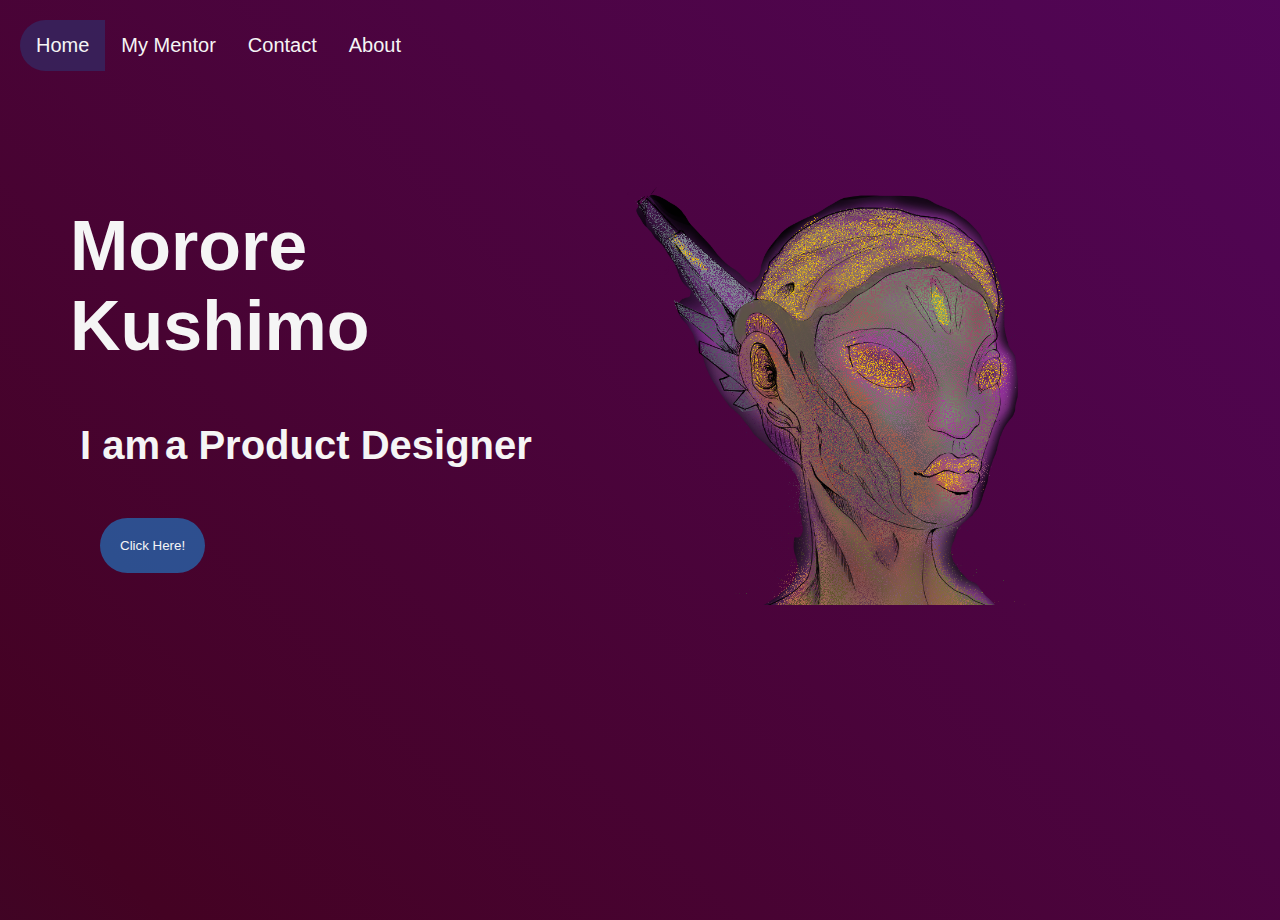
<file: My-Portfolio/index.html>
<!DOCTYPE html>
<html lang="en">
<head>
    <meta charset="UTF-8">
    <meta http-equiv="X-UA-Compatible" content="IE=edge">
    <meta name="viewport" content="width=device-width, initial-scale=1.0">
    <title>Portfolio-Site</title>
    <link rel="stylesheet" href="style.css">
    
</head>
<body>
 <!--Nav-Bar-->
<div class="Nav">
  <ul>
    <li><a class="active" href="index.html">Home</a></li>
    <li><a href="Mentor.html">My Mentor</a></li>
    <li><a href="Contact.html">Contact</a></li>
    <li><a href="About.html">About</a></li>
  </ul>
</div>
<!--Social-Bar-->
<div class="soc">
  <ul>
    <li><a href="#"><i class="fab fa-instagram"></i></a></li>
    <li><a href="#"><i class="fab fa-linkedin-in"></i></a></li>
    <li><a href="#"><i class="fab fa-github"></i></a></li>
    <li><a href="#"><i class="fab fa-youtube"></i></a></li>
 </ul>
</div>

<!--Top-Section-->
<div class="hero-sect">
 <div class="left-col">
       <h1>Morore Kushimo</h1>
       <h3 id="switch">I am<span> </span></h3>
     <a href="About.html"><button class="cta">Click Here!</button></a>
 </div>
 <div class="right-col">
   <img src="Images/AAA.png" alt="Alien Image" width="700">
 </div>
</div>

<!--Projects....-->


</body>
</html>
</file>
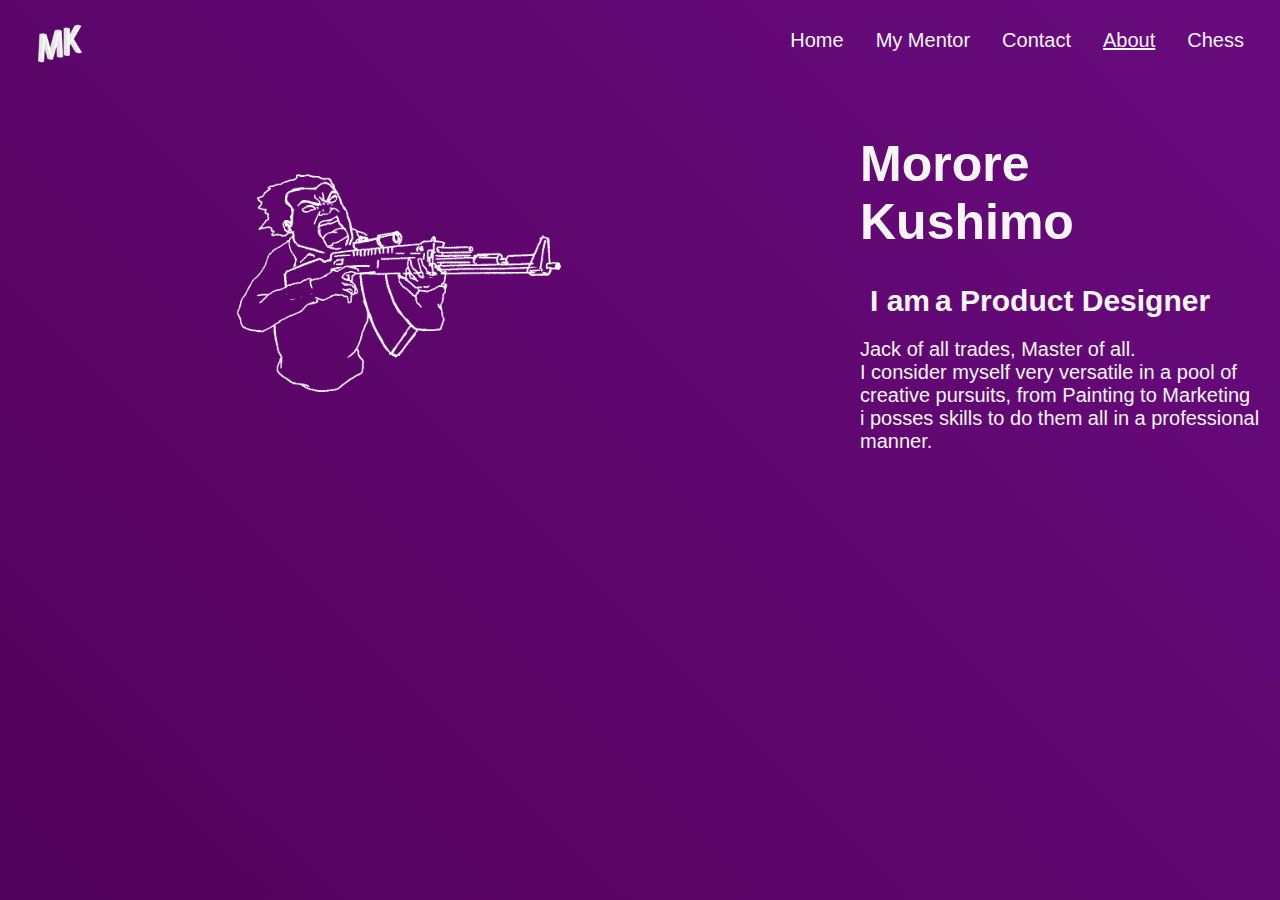
<file: About.html>
<!DOCTYPE html>
<html lang="en">
<head>
    <meta charset="UTF-8">
    <meta http-equiv="X-UA-Compatible" content="IE=edge">
    <meta name="viewport" content="width=device-width, initial-scale=1.0">
    <title>Document</title>
    <link rel="stylesheet" href="styles/style.css">
    <link rel="stylesheet" href="styles/components.css"> 
</head>
<body>
 <!--Nav-Bar-->
 <div class="Nav">
  <a class="logo" href="index.html"><img src="Images/Logo.png" alt="Logo" width="80px"></a>
  <ul>
    <li><a href="index.html">Home</a></li>
    <li><a href="Mentor.html">My Mentor</a></li>
    <li><a href="Contact.html">Contact</a></li>
    <li><a class="active" href="About.html">About</a></li>
    <li><a href="chess.html">Chess</a></li>
  </ul>
</div>

<div class="top-section">

  <div class="right-col-1">
    <img src="Images/Animation.gif" alt="Gun animation" width="800">
  </div>
  
  <div class="left-col">
    <h1>Morore Kushimo</h1>
    <h3 id="switch">I am<span></span></h3>
    <p class="intro">Jack of all trades, Master of all. <br>
       I consider myself very versatile in a pool of creative pursuits, from Painting to Marketing <br>
       i posses skills to do them all in a professional manner.</p>
  </div>

</div>

</body>
</html>
</file>
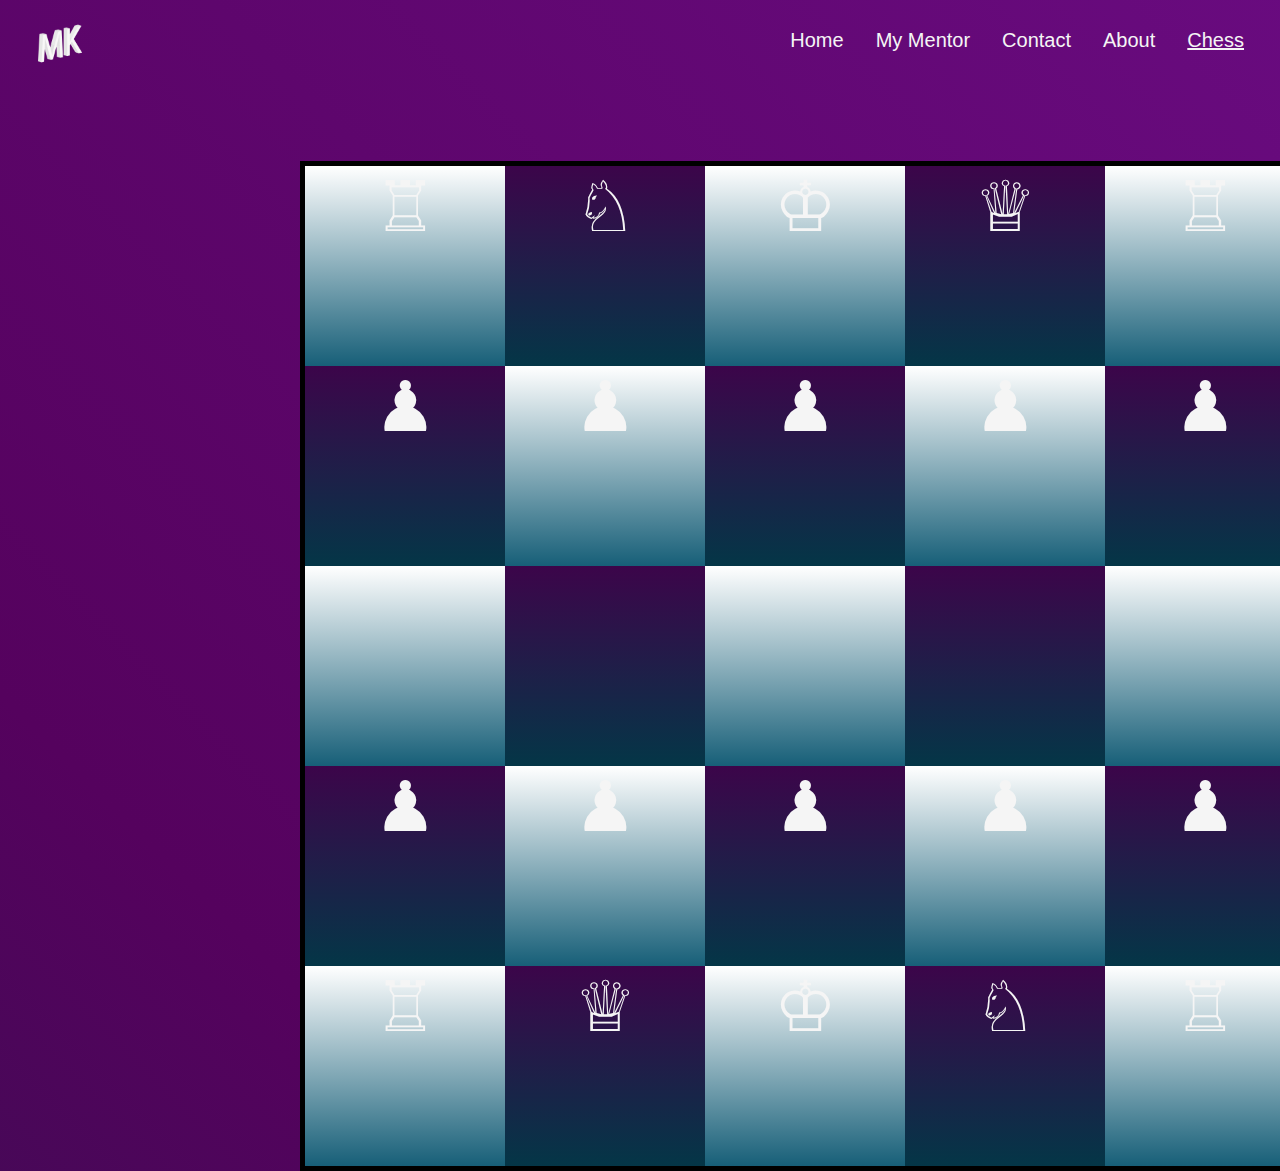
<file: chess.html>
<!DOCTYPE html>
<html lang="en">
<head>
    <meta charset="UTF-8">
    <meta http-equiv="X-UA-Compatible" content="IE=edge">
    <meta name="viewport" content="width=device-width, initial-scale=1.0">
    <title>Chess Page</title>
    <link rel="stylesheet" href="styles/style.css">
    <link rel="stylesheet" href="styles/components.css">
    <link rel="stylesheet" href="styles/chess.css">
</head>
<body>
 <!--Nav-Bar-->
 <div class="Nav">
  <a class="logo" href="index.html"><img src="Images/Logo.png" alt="Logo" width="80px"></a>
  <ul>
    <li><a href="index.html">Home</a></li>
    <li><a href="Mentor.html">My Mentor</a></li>
    <li><a href="Contact.html">Contact</a></li>
    <li><a href="About.html">About</a></li>
    <li><a  class="active" href="chess.html">Chess</a></li>
  </ul>
</div>
<!--Chess board-->
  <!--Flexbox ChessBoard-->

  <div class="chessboard">

    <div class="row1">
    <div class="white">&#9814;</div>
    <div class="black">&#9816;</div>
    <div class="white">&#9812;</div>
    <div class="black">&#9813;</div>
    <div class="white">&#9814;</div>
    </div>

    <div class="row2">
    <div class="black">&#9823;</div>
    <div class="white">&#9823;</div>
    <div class="black">&#9823;</div>
    <div class="white">&#9823;</div>
    <div class="black">&#9823;</div>
    </div>

    <div class="row1">
    <div class="white"></div>
    <div class="black"></div>
    <div class="white"></div>
    <div class="black"></div>
    <div class="white"></div>
    </div>

    <div class="row2">
    <div class="black">&#9823;</div>
    <div class="white">&#9823;</div>
    <div class="black">&#9823;</div>
    <div class="white">&#9823;</div>
    <div class="black">&#9823;</div>
    </div>

    <div class="row1">
    <div class="white">&#9814;</div>
    <div class="black">&#9813;</div>
    <div class="white">&#9812;</div>
    <div class="black">&#9816;</div>
    <div class="white">&#9814;</div>
    </div>
  </div>
</body>
</html>
</file>
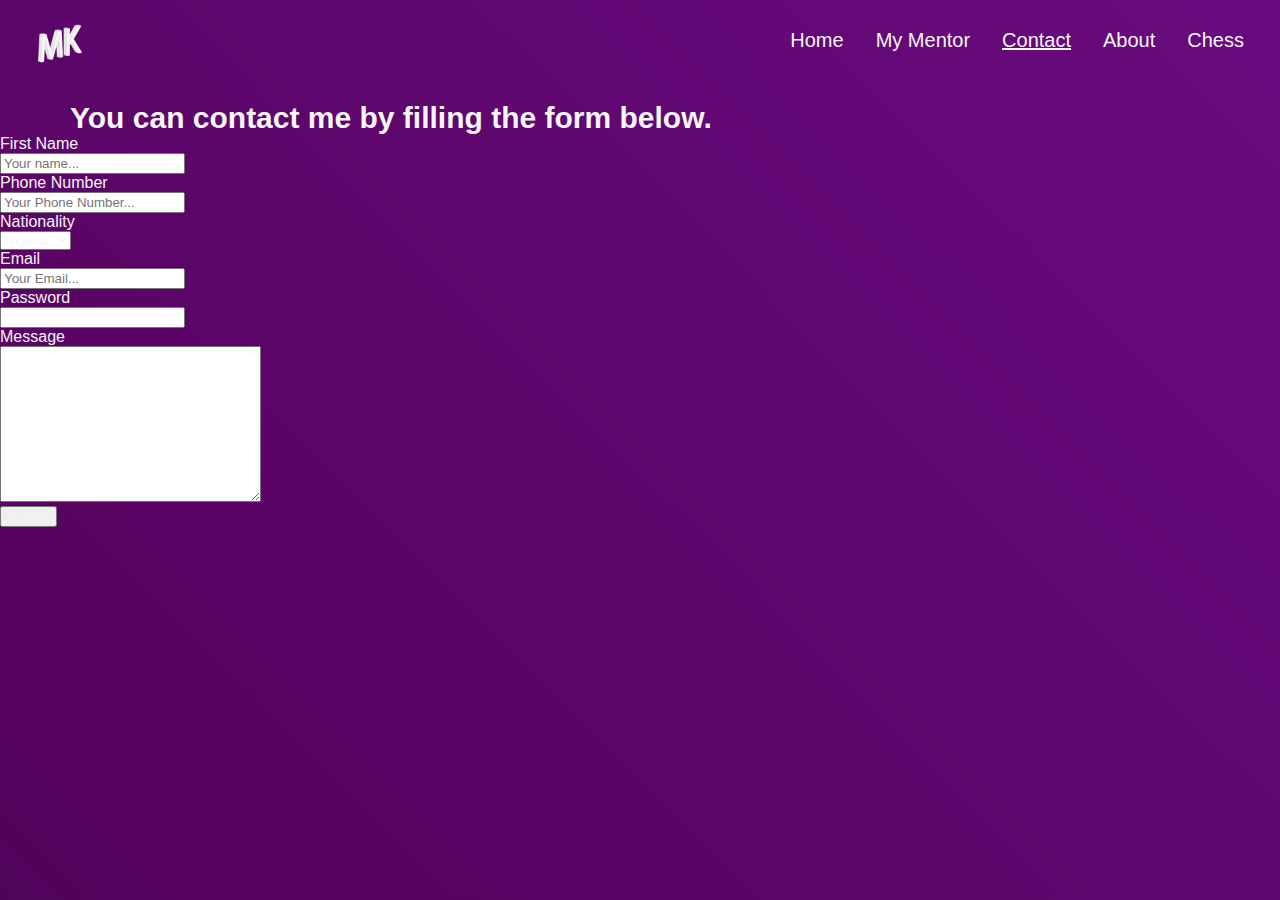
<file: Contact.html>
<!DOCTYPE html>
<html lang="en">
<head>
    <meta charset="UTF-8">
    <meta http-equiv="X-UA-Compatible" content="IE=edge">
    <meta name="viewport" content="width=device-width, initial-scale=1.0">
    <title>Document</title>
    <link rel="stylesheet" href="styles/style.css">
    <link rel="stylesheet" href="styles/components.css">
</head>
<body>
 <!--Nav-Bar-->
 <div class="Nav">
    <a class="logo" href="index.html"><img src="Images/Logo.png" alt="Logo" width="80px"></a>
    <ul>
      <li><a href="index.html">Home</a></li>
      <li><a href="Mentor.html">My Mentor</a></li>
      <li><a class="active" href="Contact.html">Contact</a></li>
      <li><a href="About.html">About</a></li>
      <li><a href="chess.html">Chess</a></li>
    </ul>
  </div>

  <!--Contact Form Section-->
  <h3 class="contact-h1">You can contact me by filling the form below.</h3>
     <div class="Form">
         <form action="">
 <!--First Name Prompt-->
             <div class="form-label">
                 <label for="f-name">First Name</label>
             </div>

             <div class="form-input">
                 <input type="text" id="fname" name="firstname" placeholder="Your name...">
             </div>
<!--Phone Number LABEL-->
             <div class="form-label">
                 <label for="p-number">Phone Number</label>
             </div>            
<!--Phone Number INPUT-->
             <div class="form-input">
                 <input type="text" id="pnumber" name="phonenumber" placeholder="Your Phone Number...">
             </div>
<!--Select-Country-->
<label for="country">Nationality</label>
<div class="country">
     <select id="country" name="country">
        <option value="australia">Nigeria</option>
        <option value="canada">Canada</option>
        <option value="usa">Ukraine</option>
        <option value="usa">Russia</option>
        <option value="usa">Congo</option>
        <option value="usa">Senegal</option>
        <option value="usa">China</option>
     </select>
</div>   
<!--Email-Prompt, LABEL-->
             <div class="form-label">
                 <label for="e-mail">Email</label>
             </div>
<!--Email-Prompt, INPUT-->
             <div class="form-input">
             <input type="text" id="email" name="email" placeholder="Your Email...">
             </div>
<!--Email-Passwprd, LABEL-->
             <div class="form-label">
                 <label for="password">Password</label>
             </div>
<!--Email-Password, INPUT-->
             <div class="form-input">
             <input type="password" id="password" name="password placeholder="Email Password...">
             </div>
<!--Text-Area message-->
            <div class="submit">
                <label for="message">Message</label> <br>
                <textarea name="" id="" cols="30" rows="10"></textarea>
            </div>

             <button>Submit</button>
         </form>
</body>
</html>
</file>
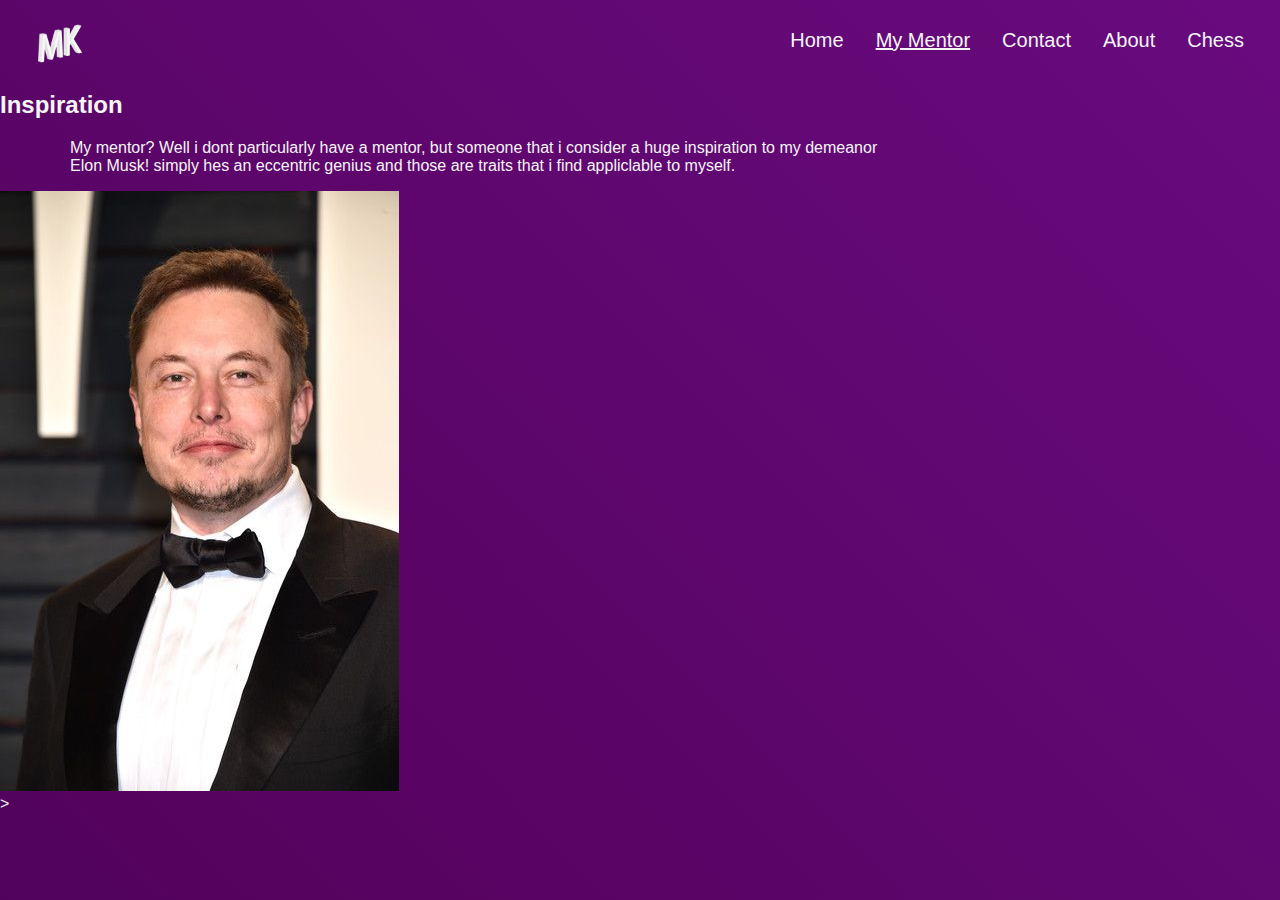
<file: Mentor.html>
<!DOCTYPE html>
<html lang="en">
<head>
    <meta charset="UTF-8">
    <meta http-equiv="X-UA-Compatible" content="IE=edge">
    <meta name="viewport" content="width=device-width, initial-scale=1.0">
    <title>Mentor Page</title>
    <link rel="stylesheet" href="styles/style.css">
    <link rel="stylesheet" href="styles/components.css">
</head>
<body>
     <!--Nav-Bar-->
 <div class="Nav">
  <a class="logo" href="index.html"><img src="Images/Logo.png" alt="Logo" width="80px"></a>
  <ul>
    <li><a href="index.html">Home</a></li>
    <li><a class="active" href="Mentor.html">My Mentor</a></li>
    <li><a href="Contact.html">Contact</a></li>
    <li><a href="About.html">About</a></li>
    <li><a href="chess.html">Chess</a></li>
  </ul>
</div>


<div class="mentor">
    <div class="mentor-txt">
        <h2>Inspiration</h2>
        <p>My mentor? Well i dont particularly have a mentor, but someone that i consider a huge inspiration to my demeanor 
          <br>Elon Musk! simply hes an eccentric genius and those are traits that i find appliclable to myself.</p>  
        </div>
        <div class="Mentor-img">
            <img src="Images/Elon Musk Photostream.jfif" alt="">
        </div>
    </div>
  >

</body>
</html>
</file>
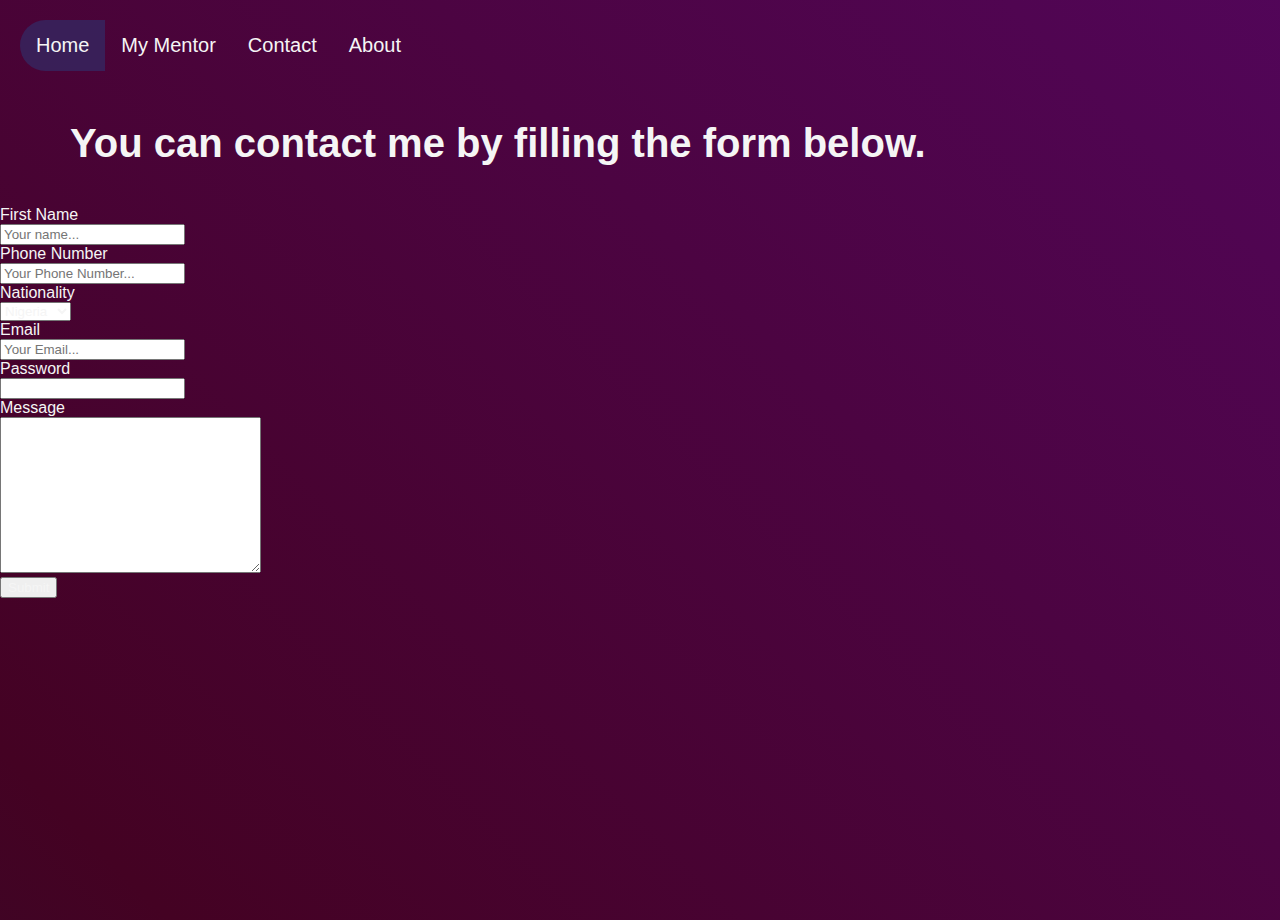
<file: My-Portfolio/Contact.html>
<!DOCTYPE html>
<html lang="en">
<head>
    <meta charset="UTF-8">
    <meta http-equiv="X-UA-Compatible" content="IE=edge">
    <meta name="viewport" content="width=device-width, initial-scale=1.0">
    <title>Document</title>
    <link rel="stylesheet" href="style.css">
</head>
<body>
     <!--Nav-Bar-->
<div class="Nav">
    <ul>
      <li><a class="active" href="#home">Home</a></li>
      <li><a href="Mentor.html">My Mentor</a></li>
      <li><a href="Contact.html">Contact</a></li>
      <li><a href="About.html">About</a></li>
    </ul>
  </div>

  <!--Contact Form Section-->
  <h3 class="contact-h1">You can contact me by filling the form below.</h3>
     <div class="Form">
         <form action="">
 <!--First Name Prompt-->
             <div class="form-label">
                 <label for="f-name">First Name</label>
             </div>

             <div class="form-input">
                 <input type="text" id="fname" name="firstname" placeholder="Your name...">
             </div>
<!--Phone Number LABEL-->
             <div class="form-label">
                 <label for="p-number">Phone Number</label>
             </div>            
<!--Phone Number INPUT-->
             <div class="form-input">
                 <input type="text" id="pnumber" name="phonenumber" placeholder="Your Phone Number...">
             </div>
<!--Select-Country-->
<label for="country">Nationality</label>
<div class="country">
     <select id="country" name="country">
        <option value="australia">Nigeria</option>
        <option value="canada">Canada</option>
        <option value="usa">Ukraine</option>
        <option value="usa">Russia</option>
        <option value="usa">Congo</option>
        <option value="usa">Senegal</option>
        <option value="usa">China</option>
     </select>
</div>   
<!--Email-Prompt, LABEL-->
             <div class="form-label">
                 <label for="e-mail">Email</label>
             </div>
<!--Email-Prompt, INPUT-->
             <div class="form-input">
             <input type="text" id="email" name="email" placeholder="Your Email...">
             </div>
<!--Email-Passwprd, LABEL-->
             <div class="form-label">
                 <label for="password">Password</label>
             </div>
<!--Email-Password, INPUT-->
             <div class="form-input">
             <input type="password" id="password" name="password placeholder="Email Password...">
             </div>
<!--Text-Area message-->
            <div class="submit">
                <label for="message">Message</label> <br>
                <textarea name="" id="" cols="30" rows="10"></textarea>
            </div>

             <button>Submit</button>
         </form>
</body>
</html>
</file>
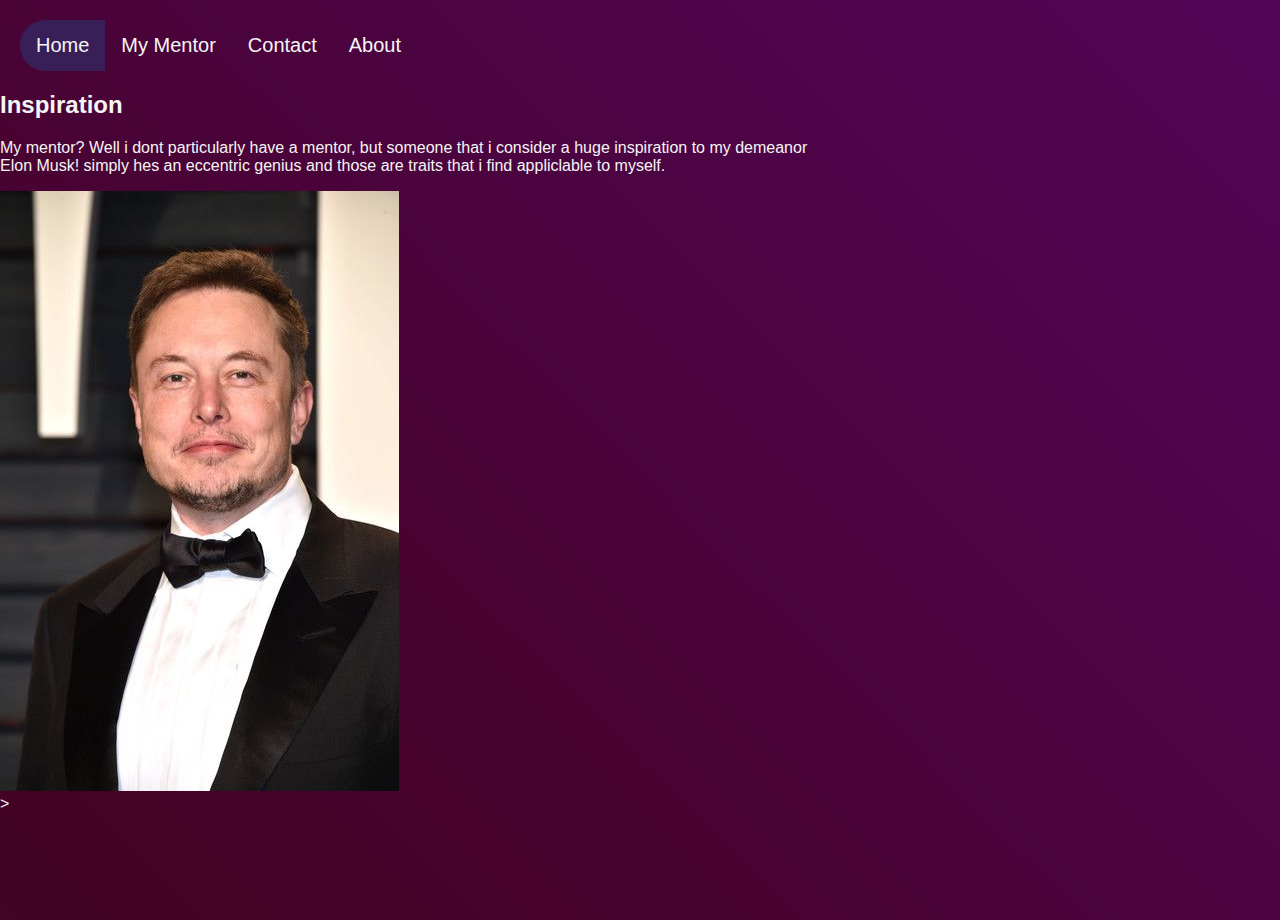
<file: My-Portfolio/Mentor.html>
<!DOCTYPE html>
<html lang="en">
<head>
    <meta charset="UTF-8">
    <meta http-equiv="X-UA-Compatible" content="IE=edge">
    <meta name="viewport" content="width=device-width, initial-scale=1.0">
    <title>Mentor Page</title>
    <link rel="stylesheet" href="style.css">
</head>
<body>
     <!--Nav-Bar-->
<div class="Nav">
    <ul>
      <li><a class="active" href="#home">Home</a></li>
      <li><a href="Mentor.html">My Mentor</a></li>
      <li><a href="Contact.html">Contact</a></li>
      <li><a href="About.html">About</a></li>
    </ul>
  </div>
<div class="mentor">
    <div class="mentor-txt">
        <h2>Inspiration</h2>
        <p>My mentor? Well i dont particularly have a mentor, but someone that i consider a huge inspiration to my demeanor 
          <br>Elon Musk! simply hes an eccentric genius and those are traits that i find appliclable to myself.</p>  
        </div>
        <div class="Mentor-img">
            <img src="Images/Elon Musk Photostream.jfif" alt="">
        </div>
    </div>
  >

</body>
</html>
</file>
<file: My-Portfolio/style.css>
*{
  color: whitesmoke;
  font-family: 'Trebuchet MS', 'Lucida Sans Unicode', 'Lucida Grande', 'Lucida Sans', Arial, sans-serif
}
body {
  margin: 0;
  padding: 0;
	background: linear-gradient(45deg, #062539, #440223, #580770, #021726);
	background-size: 400% 400%;
	animation: gradient 15s ease infinite;
	height: 100vh;
}

@keyframes gradient {
	0% {
		background-position: 0% 50%;
	}
	50% {
		background-position: 100% 50%;
	}
	100% {
		background-position: 0% 50%;
	}
 }

.Nav{
   border-style: hidden;
   margin: 20px;  
   border-radius: 40px;
   background-clip: border-box;
   overflow: hidden;
   font-size: 20px;
}

ul {
    list-style-type: none;
    margin: 0;
    padding: 0;
    overflow: hidden;
  }
  
  li {
    float: left;
  }


  li a {
    display: block;
    text-align: center;
    padding: 14px 16px;
    text-decoration: none;
    color: whitesmoke;
    
  }
  
  li a:hover:not(.active) {
    background-color: #b8b8b8;
  }
  
  .active {
    background-color: #2f306d9d;
  }

  .hero-sect{
    display: flex;
    margin: 10px;
    justify-content: left;
    justify-content: space-between;
  }

  h1{
    padding: 30px 30px 0px 60px;
    font-size: 70px;

  }
  h3 {
    display: flex;
    padding: 10px 20px 0px 70px;
    font-size: 40px;
}

button.cta{
  padding: 20px;
  margin: 10px 0px 10px 90px;
  background-color: #2370b8b4;
  border-style: hidden;
  border-radius: 40px;
}

.right-col{
  justify-content: right;
  z-index: 1;
  height: 120%;
}


span::before {
    content: "a Product Designer";
    animation: animate infinite 5s;
    padding-left: 5px;
    color: whitesmoke;
}

@keyframes animate {

    0% {
        content: "an Animator";
    }

    50% {
        content: "an Illustrator";
    }

    75% {
        content: "a Digital Marketer";
    }
}




 /*socials -
 .soc{
  position: fixed;
  width: 70px;
  margin-top: 50px;
  transition: all 0.3s linear;
  box-shadow: 2px 2px 8px 0px rgba(0,0,0,.4);
}
.soc li{
  height: 60px;
  position:relative;
}
.soc li a{
  color: white;
  display: block;
  height: 100%;
  width: 100%;
  line-height: 60px;
  padding-left:25%;
  border-bottom: 1px solid rgba(0,0,0,.4);
  transition: all .3s linear;
}
.soc li:nth-child(1) a{
  background: #4267B2;
}
.soc li:nth-child(2) a{
  background: #1DA1F2;
}
.soc li:nth-child(3) a{
  background: #E1306C;
}
.soc li:nth-child(4) a{
  background: #2867B2;
}
.soc li:nth-child(5) a{
  background: #333;
}
.soc li:nth-child(6) a{
  background: #ff0000;
}
.soc li a i{
  position:absolute;
  top: 17px;
  left: 20px;
  font-size: 27px;
}  */










  /*About Page CSS*/
  p.intro{
    font-size: 20px;
    margin-left: 60px;
  }

  .top-section{
    display: flex;
    justify-content: left;
    justify-content: space-between;
  }

  .right-col-1{
    float: right;
  }



  /*Contact Page*/
input{
  color: black;
}
</file>
<file: styles/style.css>
*{
  color: whitesmoke;
  font-family: 'Trebuchet MS', 'Lucida Sans Unicode', 'Lucida Grande', 'Lucida Sans', Arial, sans-serif
}
body {
  margin: 0;
  padding: 0;
	background: linear-gradient(45deg, #062539, #55025e, #720f8e, #021726);
	background-size: 400% 400%;
	animation: gradient 15s ease infinite;
	height: 100vh;
}

@keyframes gradient {
	0% {
		background-position: 0% 50%;
	}
	50% {
		background-position: 50% 100%;
	}
	100% {
		background-position: 0% 50%;
	}
 }

  .hero-sect{
    display: flex;
    flex-direction: row;
    justify-content: center;
    margin: 5px;
  }

  h1{
    padding: 30px 30px 0px 60px;
    font-size: 50px;

  }
  h3 {
    display: flex;
    padding: 0px 20px 0px 70px;
    font-size: 30px;
    margin-bottom: 0px;
}

p{
  padding-left: 70px;
  justify-content: center;
}

.intro{
  padding-left: 0px;
  justify-content: center;
}

button.cta{
  padding: 17px;
  margin: 30px 0px 10px 70px;
  background-color: #2370b8b4;
  border-style: hidden;
  border-radius: 5px;
}

.right-col{
  height: 10%;
}

.right-col img{
  width: 60vw;
}

span::before {
    content: "a Product Designer";
    animation: animate infinite 5s;
    padding-left: 5px;
    color: whitesmoke;
}

@keyframes animate {

    0% {
        content: "an Animator";
    }

    50% {
        content: "an Illustrator";
    }

    75% {
        content: "a Digital Marketer";
    }
}

  /*About Page CSS*/
  p.intro{
    font-size: 20px;
    margin-left: 60px;
  }

  .top-section{
    display: flex;
    justify-content: left;
    justify-content: space-between;
  }

  .right-col-1{
    float: right;
  }



  /*Contact Page*/
input{
  color: black;
}
</file>
<file: styles/components.css>
/*--Navbbar--*/
.logo{
    padding-left: 20px;

}
.Nav{
    display: flex;
    flex-direction: row;
    justify-content: space-between;
    margin: 0px; 
    padding: 15px 0px 0px 0px;
    font-size: 20px;
    align-items: baseline;

 }
 
 ul {
     list-style-type: none;
     margin: 0;
     padding: 0;
     padding-right: 20px;
     overflow: hidden;
   }
   
   li {
     float: left;
   }
 
 
   li a {
     display: block;
     text-align: center;
     padding: 14px 16px;
     text-decoration: none;
     color: whitesmoke;
     
   }
   
   li a:hover:not(.active) {
     text-decoration: underline;
   }
   
   .active {
     text-decoration: underline;
   }


   
/*social media icons styles*/
  .social-menu{
    display: flex;
    flex-direction: column;
    align-items: end;
    margin: 0px 30px;
    position: relative;
    z-index: 1;
    position: -webkit-sticky;
    position: sticky;
  }

  .social-menu img {
    width: 50px;
  }

  .social-menu img:hover{
    opacity: 50%;
  }
</file>
<file: styles/chess.css>
*{
    margin: 0px;
    padding: 0px;
}

.chessboard{
    margin: 90px 0px 0px 300px;
    width: 1000px;
    background-color: grey;
    border: 5px;
    border-style: solid;
    border-color: black;
    display: flex;
    flex-direction: column;
    align-items: center;
    color: #1a0512;
    font-size: 70px;
    font-family: 'Trebuchet MS', 'Lucida Sans Unicode', 'Lucida Grande', 'Lucida Sans', Arial, sans-serif;
}

.row1{
    display: flex;
    flex-direction: row;
}

.row2{
    display: flex;
    flex-direction: row;
}


.black{
    width: 200px;
    height: 200px;
    background-color: #1a0512;
    text-align: center;
    vertical-align: baseline;
    background:linear-gradient(rgb(60, 5, 74), rgb(4, 54, 71));
    
}


.white{
    width: 200px;
    height: 200px;
    background-color: #0e5d7b;
    text-align: center;
    background:linear-gradient(white, rgb(23, 95, 120));
}
</file>
